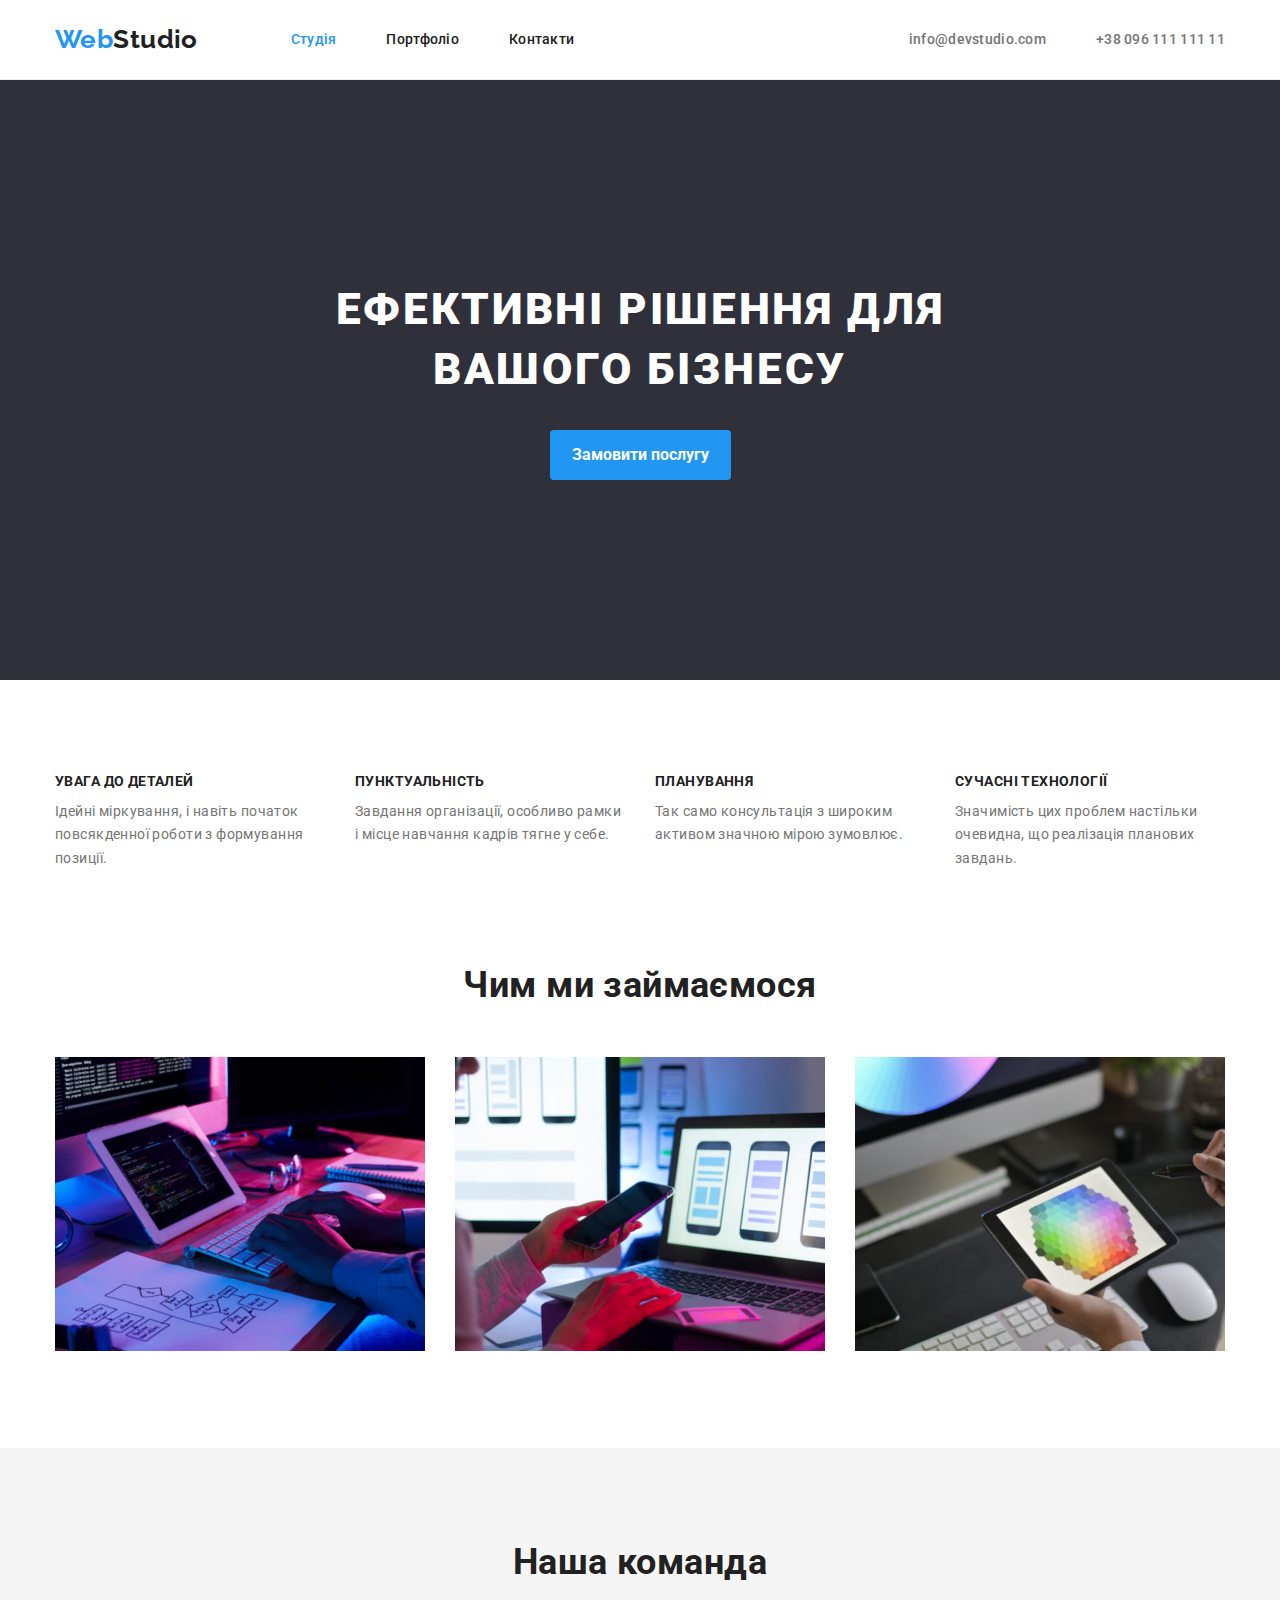
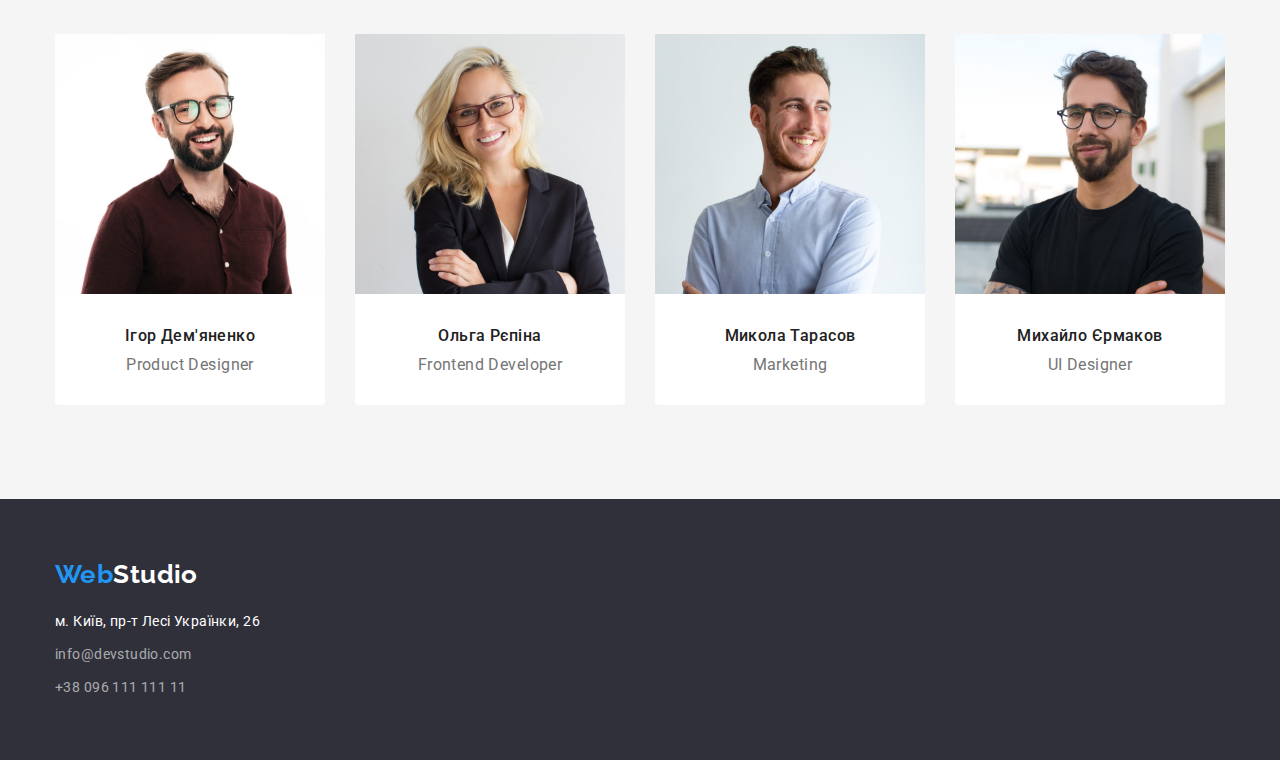
<file: index.html>
<!DOCTYPE html>
<html lang="uk">
  <head>
    <meta charset="UTF-8">
    <meta http-equiv="X-UA-Compatible" content="IE=edge">
    <meta name="viewport" content="width=device-width, initial-scale=1.0">
    <link rel="stylesheet" href="https://cdnjs.cloudflare.com/ajax/libs/modern-normalize/1.0.0/modern-normalize.min.css"/>
    <link rel="preconnect" href="https://fonts.googleapis.com">
    <link rel="preconnect" href="https://fonts.gstatic.com" crossorigin>
    <link href="https://fonts.googleapis.com/css2?family=Raleway:wght@700&family=Roboto:wght@400;500;700;900&display=swap" rel="stylesheet">
    <link rel="stylesheet" href="https://cdnjs.cloudflare.com/ajax/libs/modern-normalize/1.0.0/modern-normalize.min.css"/>
    <link rel="stylesheet" href="css/styles.css">
    <title>WebStudio</title>
  </head>
  <body>
<!-- header section -->
      <header class="page-header">  
        <div class="container">
          <nav class="main-nav">
            <!-- logo -->
                    <a href="./index.html" class="logo-style text-decoration-none">
                         <span class="current">Web</span>Studio
                    </a>
                    <ul class="site-nav list-style-none">
                        <li class="item">
                          <a href="./index.html" class="nav-link text-decoration-none current">Студія</a>
                        </li>
                        <li class="item">
                          <a href="./portfolio.html" class="nav-link text-decoration-none">Портфоліо</a>
                        </li>
                        <li class="item">
                          <a href="#" class="nav-link text-decoration-none">Контакти</a>
                        </li>
                    </ul>
            <!-- contact links -->
                    <ul class="contact-nav list-style-none">
                        <li class="item">
                          <a href="mailto:nfo@devstudio.com" class="contact-link text-decoration-none" >info@devstudio.com</a>
                        </li>
                        <li class="item">
                          <a href="tel:+3809611111111" class="contact-link text-decoration-none">+38 096 111 111 11</a>
                        </li>
                    </ul>
                  </nav>

        </div>
    <!-- main links -->
          
      </header>
<!-- main section -->
    <main class="page-main">
<!-- hero section-->
        <section class="hero">
          <div class="container">
              <h1 class="hero-title">
                  Ефективні рішення для <br> вашого бізнесу
              </h1>
        <!-- order button -->
              <button type="button" class="order-button">Замовити послугу</button>
          </div>
     
        </section>
<!-- benefits section-->
        <section class="benefits-section">
          <div class="container">
            <h2 class="hidden-content">Переваги</h2>
            <ul class="benefits list-style-none">
              <li class="item">
                <h3 class="benefits-title">Увага до деталей</h3>
                <p class="benefits-description">Ідейні міркування, і навіть початок повсякденної роботи з формування позиції.</p>
              </li>
              <li class="item">
                <h3 class="benefits-title">Пунктуальність</h3>
                <p class="benefits-description">Завдання організації, особливо рамки і місце навчання кадрів тягне у себе.</p>
              </li>
              <li class="item">
                <h3 class="benefits-title">Планування</h3>
                <p class="benefits-description">Так само консультація з широким активом значною мірою зумовлює.</p>
              </li>
              <li class="item">
                <h3 class="benefits-title">Сучасні технології</h3>
                <p class="benefits-description">Значимість цих проблем настільки очевидна, що реалізація планових завдань.</p>
              </li>
            </ul>
          </div>
        </section>
<!-- action section -->
        <section class="section">
          <div class="container">
            <h2 class="section-title">Чим ми займаємося</h2>
            <ul class="our-work list-style-none">
              <li class="item">
                  <img src="./images/activity1.jpg" width="370" height="294" alt="Програмування">
              </li>
              <li class="item">
                  <img src="./images/activity2.jpg" width="370" height="294" alt="UX-дезайн">
              </li>
              <li class="item">
                  <img src="./images/activity3.jpg" width="370" height="294" alt="UI-дезайн">
              </li>
            </ul>
          </div>          
        </section>
<!-- team section -->
       <section class="team section">
        <div class="container">
          <h2 class="section-title">Наша команда</h2>
          <ul class="team-members list-style-none">
              <li class="item">
                  <img src="./images/team1.jpg" width="270" height="260" alt="member of our team">
                  <h3 class="team-name">Ігор Дем'яненко</h3>
                  <p class="team-position">Product Designer</p>
              </li>
              <li class="item">
                  <img src="./images/team2.jpg" width="270" height="260" alt="member of our team">
                  <h3 class="team-name">Ольга Рєпіна</h3>
                  <p class="team-position">Frontend Developer</p>
              </li>
              <li class="item">
                  <img src="./images/team3.jpg" width="270" height="260" alt="member of our team">
                  <h3 class="team-name">Микола Тарасов</h3>
                  <p class="team-position">Marketing</p>
              </li>
              <li class="item">
                  <img src="./images/team4.jpg" width="270" height="260" alt="member of our team">
                  <h3 class="team-name">Михайло Єрмаков</h3>
                  <p class="team-position">UI Designer</p>
              </li>
          </ul>
        </div>          
       </section>
    </main>
<!-- footer section -->
    <footer  class="page-footer">
      <div class="container">
         <!-- logo -->
      <a href="./index.html" class="logo-style footer-logo text-decoration-none">
          <span class="current">Web</span>Studio
      </a>
      <!-- contacts  -->
      <address>
        <ul class="list-style-none">
            <li class="footer-links">
              <a href="#" class="adress text-decoration-none">м. Київ, пр-т Лесі Українки, 26</a>        
            </li>
            <li class="footer-links">
              <a href="mailto:info@devstudio.com" class="footer-contact text-decoration-none">info@devstudio.com</a>
            </li>
            <li class="footer-links">
              <a href="tel:+3809611111111" class="footer-contact text-decoration-none">+38 096 111 111 11</a>
            </li>
        </ul>
      </address>
      </div>     
    </footer>
  </body>
</html>
</file>
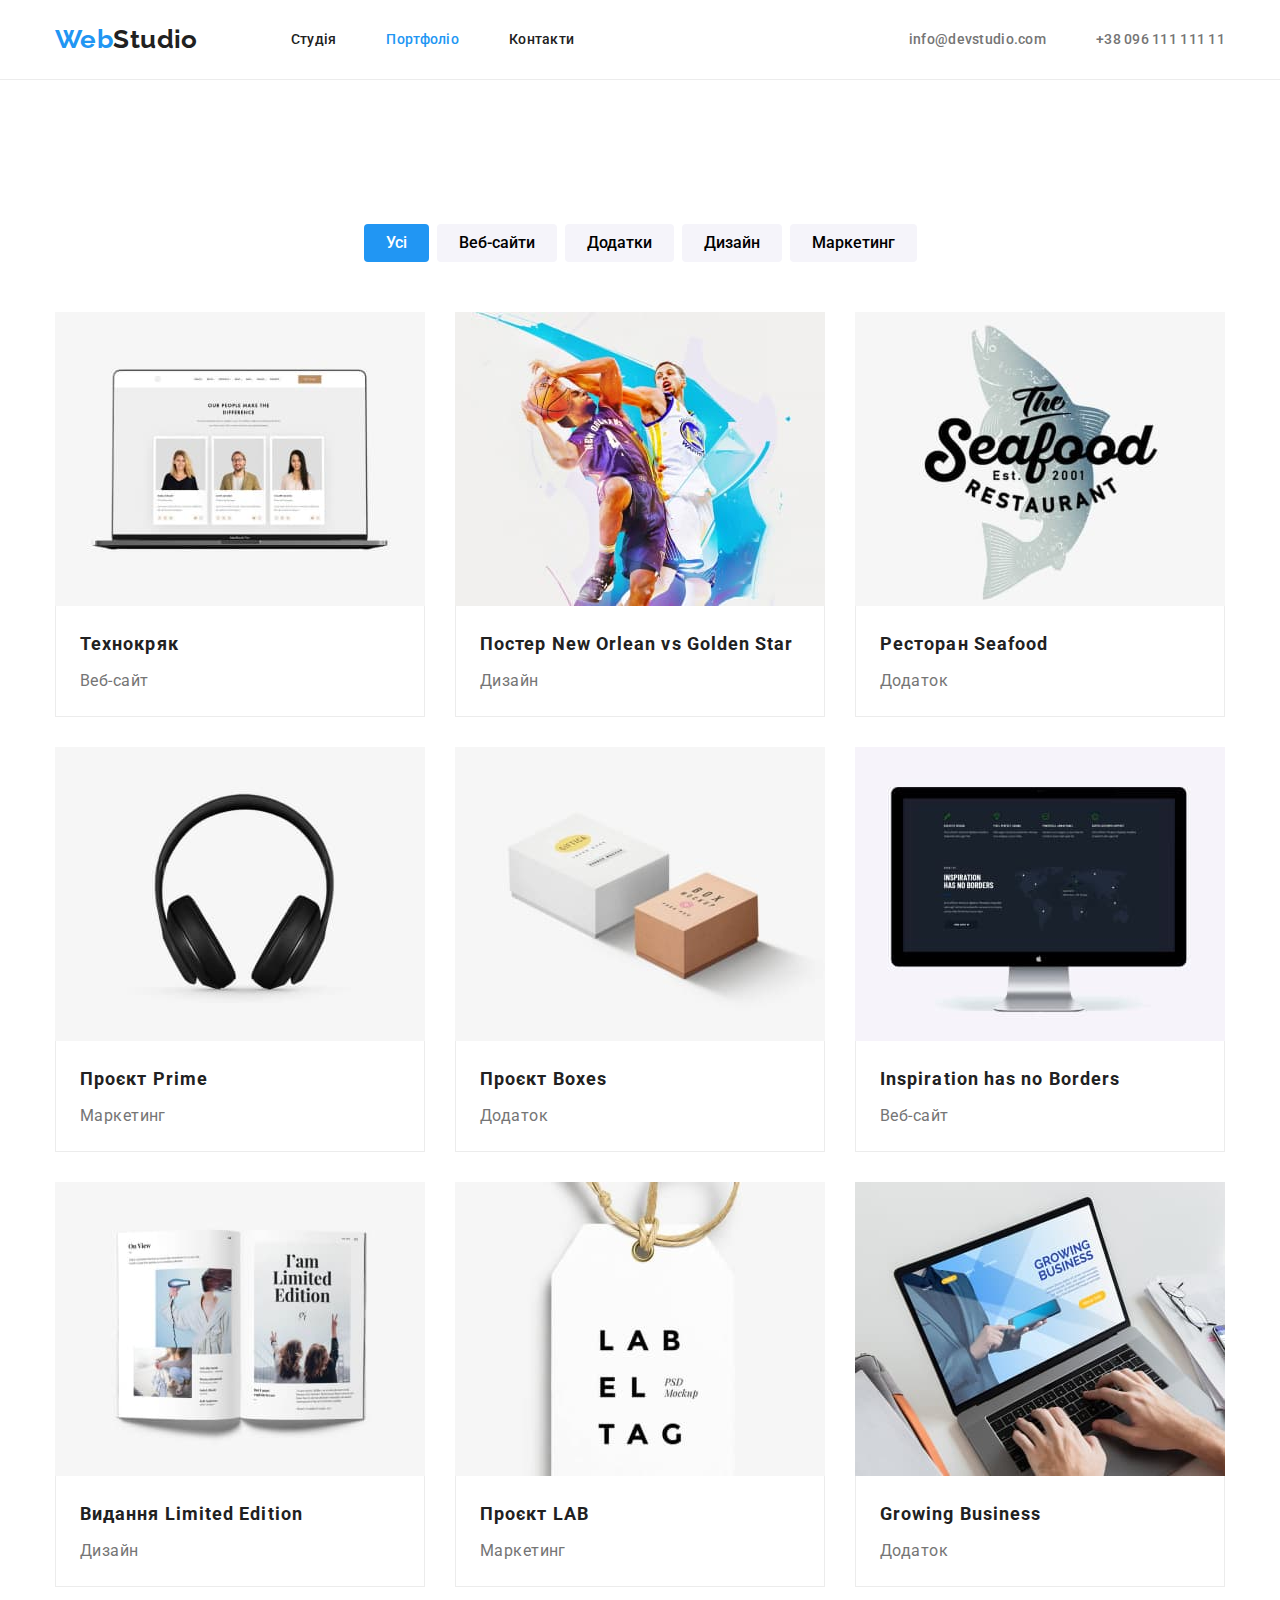
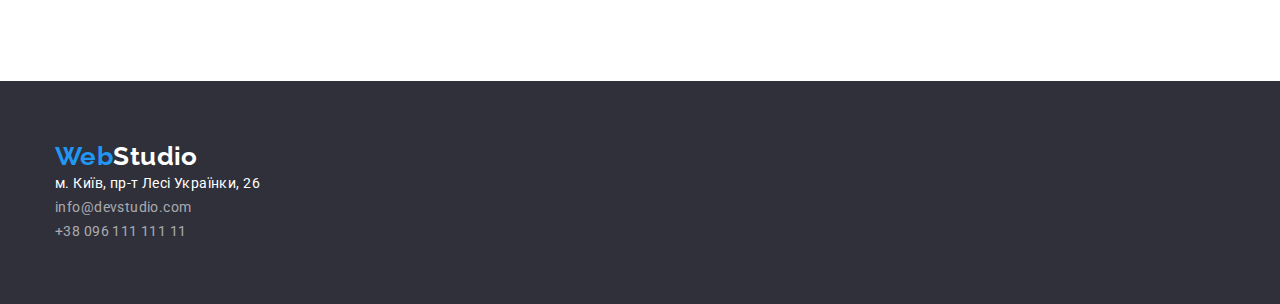
<file: portfolio.html>
<!DOCTYPE html>
<html lang="uk">
<head>
    <meta charset="UTF-8">
    <meta http-equiv="X-UA-Compatible" content="IE=edge">
    <meta name="viewport" content="width=device-width, initial-scale=1.0">
    <link rel="stylesheet" href="https://cdnjs.cloudflare.com/ajax/libs/modern-normalize/1.0.0/modern-normalize.min.css"/>
    <link rel="preconnect" href="https://fonts.googleapis.com">
    <link rel="preconnect" href="https://fonts.gstatic.com" crossorigin>
    <link href="https://fonts.googleapis.com/css2?family=Raleway:wght@700&family=Roboto:wght@400;500;700;900&display=swap" rel="stylesheet">
    <link rel="stylesheet" href="https://cdnjs.cloudflare.com/ajax/libs/modern-normalize/1.0.0/modern-normalize.min.css"/>
    <link rel="stylesheet" href="css/styles.css">
    <title>Portfolio</title>

</head>
<body>
<!-- header section -->
<header class="page-header">  
    <div class="container">
    <!-- main links -->
          <nav class="main-nav">
    <!-- logo -->
            <a href="./index.html" class="logo-style text-decoration-none">
                 <span class="current">Web</span>Studio
            </a>
            <ul class="site-nav list-style-none">
                <li class="item">
                  <a href="./index.html" class="nav-link text-decoration-none">Студія</a>
                </li>
                <li class="item">
                  <a href="./portfolio.html" class="nav-link text-decoration-none current">Портфоліо</a>
                </li>
                <li class="item">
                  <a href="" class="nav-link text-decoration-none">Контакти</a>
                </li>
            </ul>
    <!-- contact links -->
            <ul class="contact-nav list-style-none">
                <li class="item">
                  <a href="mailto:nfo@devstudio.com" class="contact-link text-decoration-none" >info@devstudio.com</a>
                </li>
                <li class="item">
                  <a href="tel:+3809611111111" class="contact-link text-decoration-none">+38 096 111 111 11</a>
                </li>
            </ul>
        </nav>
    </div>    
      </header>
<!-- main section -->
    <main class="page-main">
        <section class="section">
            <div class="container">
                <h1 class="hidden-content">Портфоліо</h1>
    <!-- filters -->
                <ul class="filter-section list-style-none">
                    <li class="item">
                        <button type="button" class="filter-button-style active">Усі</button>
                    </li>
                    <li class="item">
                        <button type="button" class="filter-button-style">Веб-сайти</button>
                    </li>
                    <li class="item">
                        <button type="button" class="filter-button-style">Додатки</button>
                    </li>
                    <li class="item">
                        <button type="button" class="filter-button-style">Дизайн</button>
                    </li>
                    <li class="item">
                        <button type="button" class="filter-button-style">Маркетинг</button>
                    </li>
                </ul>
    <!-- projects -->
                <ul class="section-projects list-style-none">                    
                    <li class="project">
                        <img src="./images/pf_001.jpg" class="img" width="370" height="294" alt="Веб-сайт">
                        <div class="project-bottom">
                            <h3 class="project-title">Технокряк</h3>
                            <p class="project-type">Веб-сайт</p>    
                        </div>                
                    </li>
                    <li class="project">
                        <img src="./images/pf_002.jpg" class="img" width="370" height="294" alt="Дизайн">
                        <div class="project-bottom">
                            <h3 class="project-title">Постер New Orlean vs Golden Star</h3>
                            <p class="project-type">Дизайн</p>     
                        </div>               
                    </li>
                    <li class="project">
                        <img src="./images/pf_003.jpg" class="img" width="370" height="294" alt="Додаток">
                        <div class="project-bottom">
                            <h3 class="project-title">Ресторан Seafood</h3>
                            <p class="project-type">Додаток</p>     
                        </div>               
                    </li>
                    <li class="project">
                        <img src="./images/pf_004.jpg" class="img" width="370" height="294" alt="Маркетинг">
                        <div class="project-bottom">
                            <h3 class="project-title">Проєкт Prime</h3>
                            <p class="project-type">Маркетинг</p>  
                        </div>                  
                    </li>
                    <li class="project">
                        <img src="./images/pf_005.jpg" class="img" width="370" height="294" alt="Додаток">
                        <div class="project-bottom">
                            <h3 class="project-title">Проєкт Boxes</h3>
                            <p class="project-type">Додаток</p>    
                        </div>                
                    </li>
                    <li class="project">
                        <img src="./images/pf_006.jpg" class="img" width="370" height="294" alt="Веб-сайт">
                        <div class="project-bottom">
                            <h3 class="project-title">Inspiration has no Borders</h3>
                            <p class="project-type">Веб-сайт</p>   
                        </div>                 
                    </li>
                    <li class="project">
                        <img src="./images/pf_007.jpg" class="img" width="370" height="294" alt="Дизайн">
                        <div class="project-bottom">
                            <h3 class="project-title">Видання Limited Edition</h3>
                            <p class="project-type">Дизайн</p>  
                        </div>                  
                    </li>
                    <li class="project">
                        <img src="./images/pf_008.jpg" class="img" width="370" height="294" alt="Маркетинг">
                        <div class="project-bottom">
                            <h3 class="project-title">Проєкт LAB</h3>
                            <p class="project-type">Маркетинг</p>
                        </div>                    
                    </li>
                    <li class="project">
                        <img src="./images/pf_009.jpg" class="img" width="370" height="294" alt="Додаток">
                        <div class="project-bottom">
                            <h3 class="project-title">Growing Business</h3>
                            <p class="project-type">Додаток</p>
                        </div>
                    </li>
                </ul>
            </div>
            
        </section>
    </main>
<!-- footer section -->
<footer  class="page-footer">
    <div class="container">
        <!-- logo -->
        <a href="./index.html" class="logo-style text-decoration-none">
            <span class="current">Web</span>Studio
        </a>
        <!-- contacts  -->
        <address>
        <ul class="list-style-none">
            <li>
                <a href="" class="adress text-decoration-none  footer-links">м. Київ, пр-т Лесі Українки, 26</a>        
            </li>
            <li>
                <a href="mailto:info@devstudio.com" class="footer-contact text-decoration-none  footer-links">info@devstudio.com</a>
            </li>
            <li>
                <a href="tel:+3809611111111" class="footer-contact text-decoration-none  footer-links">+38 096 111 111 11</a>
            </li>
        </ul>
        </address>
    </div>
    
  </footer>
</body>
</html>
</file>
<file: css/styles.css>
/* **************************************** */
/* all styles: index.html + portfolio.html  */

:root{
    /* -----colors palette */
    --main-font-color:#212121;
    --submain-font-color:#757575;
    --body-background-color:#FFFFFF;
    --section-background-color: #F5F5F5;
    --buttons-color:#F5F4FA;
    --accent-color:#2196F3;
    --contrast-sections-color:#2F303A;
    --contrast-text-color:#FFFFFF;
    --transparent-text-color:rgba(255, 255, 255, 0.6);
    --border-color: #ECECEC;
  }

body{
    font-family: 'Roboto','Raleway', sans-serif;
    background-color: var(--body-background-color);
    color: var(--main-font-color);
    font-size: 14px;
    letter-spacing: 0.03em;

}
h1,h2,h3,ul,p{
    margin: 0;
    padding: 0;
}
.container{
    width: 1200px;
    margin: 0 auto;
    
    padding-left: 15px;
    padding-right: 15px;
    
}
.section{
    padding-top: 94px;
    padding-bottom: 94px;
}

/*-----remove dots from lists */
.list-style-none{
    list-style: none;
}
/* -----hide h1, h2... */
.hidden-content{
    position: absolute; 
    width: 1px; 
    height: 1px; 
    margin: -1px; 
    border: 0; 
    padding: 0; 
    white-space: nowrap; 
    clip-path: inset(100%); 
    clip: rect(0 0 0 0); 
    overflow: hidden; 
}
/* -----remove lines under links */
.text-decoration-none{
    text-decoration: none;
}

/* -----logo style */
.logo-style{
    display: inline-block;
    font-family: 'Raleway';
    font-style: normal;
    font-weight: 700;
    font-size: 26px;
    line-height: 1.19;
    color:inherit;
}

.main-nav{
    display: flex;
    align-items: center;
}
.logo-studio-footer{
    color: var(--contrast-text-color);
}
.site-nav{
    display: flex;
    margin-left: 93px;
}
.site-nav .item + .item {
    margin-left: 50px;
}
.contact-nav{
    display: flex;
    margin-left: auto;
}
.contact-nav .item + .item{
    margin-left: 50px;
}


/*-----page header style */
.page-header{
    background-color: var(--body-background-color);
    border-bottom : 1px solid var(--border-color);
    padding-top: 24px;
    padding-bottom: 24px; 
}

.nav-link{
    color: inherit;
    font-weight: 500;
    line-height: 1.14;
    letter-spacing: 0.02em;
}
.contact-link{
    color: var(--submain-font-color);
    font-weight: 500;
    line-height: 1.14;
    letter-spacing: 0.02em;
}



/*-----page-main style*/
.page-main{
    background-color: var(--body-background-color);
}


/*-----page-footer style*/
.page-footer{
    background-color: var(--contrast-sections-color);
    color: var(--contrast-text-color);
    padding-top: 60px;
    padding-bottom: 60px;
}
.footer-logo{
    margin-bottom: 20px;
}
.footer-contact{
    font-style: normal; /* italic off */
    line-height: 1.71;
    color: var(--transparent-text-color);
    
}
.adress{
    font-style: normal; /* italic off */
    line-height: 1.71;
    color: inherit; 
    /* margin-top: 20px; */
} 
.footer-links{
    /* display: block; */
    margin-bottom: 9px;
}
.footer-links:last-child{
    margin-bottom: 0;
}

.nav-link:hover,
.nav-link:focus,
.contact-link:hover,
.contact-link:focus,
.footer-contact:hover,
.footer-contact:focus{
    color: var(--accent-color);
}

/* ***************** */
/* index.html styles */

.hero{
    background-color: var(--contrast-sections-color);
    text-align: center;
    padding-top: 200px;
    padding-bottom: 200px; 
}
.hero-title{
    font-weight: 900;
    font-size: 44px;
    line-height: 1.36;
    letter-spacing: 0.06em;
    text-transform: uppercase;
    color: var(--contrast-text-color);
    margin-bottom: 30px;
}
.order-button{
    border-style: none;
    background-color: var(--accent-color);
    height: 50px;
    border-radius: 4px;

    font-weight: 700;
    font-size: 16px;
    line-height: 2.38;
    text-align: center;
    padding: 1px 22px;
    cursor: pointer;
    color: var(--contrast-text-color);
}
.benefits-section{
    padding-top: 94px;
    padding-bottom: 0px; 
}
.benefits{
    display: flex;
}
.benefits .item{
    width: 270px;
}
.benefits .item + .item{
    margin-left: 30px;
}
.benefits-title{
    line-height: 1.14;
    font-size: 14px;
    text-transform: uppercase;   
}
.benefits-description{
    line-height: 1.71;    
    color: var(--submain-font-color);
    margin-top: 10px;
    margin-bottom: 0px;
}
.our-work{
    display: flex;
}
.our-work .item + .item{
    margin-left: 30px;
}
.team{
    background-color: var(--section-background-color);
}
.team-members{
    display: flex;
}
.team-members .item{
    background-color: var(--body-background-color);
    width: 270px;
    border-bottom-right-radius: 4px;
    border-bottom-left-radius: 4px;
}
.team-members .item + .item{
    margin-left: 30px;
}
.team-name{
    font-weight: 500;
    font-size: 16px;
    line-height: 1.18;
    text-align: center;
    margin-top: 30px;
}
.team-position{
    font-size: 16px;
    line-height: 1.18;
    text-align: center;
    color: var(--submain-font-color);
    margin-top: 10px;
    margin-bottom: 30px;
}
.section-title{
    font-size: 36px;
    line-height: 1.16;
    text-align: center;
    margin-bottom: 50px;
}


/* ********************* */
/* portfolio.html styles */
.filter-section{
    padding-top: 50px;
    padding-bottom: 50px;
    display: flex;
    justify-content: center;

}
.filter-section .item + .item{
    margin-left: 8px;
}
.filter-button-style{
    border-style: none;
    border-radius: 4px;
    background-color: var(--buttons-color);
    height: 38px;

    font-weight: 500;
    font-size: 16px;
    line-height: 1.62;
    text-align: center;
    padding: 1px 22px;
    font-style: inherit;
    cursor: pointer;
}
.filter-button-style:hover,
.filter-button-style:focus{
    background-color: var(--accent-color);
    color: var(--contrast-text-color);
}
.section-projects{
    display: flex;
    flex-wrap: wrap;
    gap: 30px;

}
.project{
    width: 370px;
}
.project-title{
    font-size: 18px;
    line-height: 2;
    letter-spacing: 0.06em;
    margin-bottom: 4px;

}
.project-type{
    font-size: 16px;
    line-height: 1.88;
    color: var(--submain-font-color);
    
}

.project-bottom{
    margin-top: 0;
    padding: 20px 24px 20px 24px;
    border-right: 1px solid var(--border-color);
    border-bottom: 1px solid var(--border-color);
    border-left: 1px solid var(--border-color);
}
.project .img{
    display: block;
}
.current{
    color: var(--accent-color);
}
.active{
    background-color: var(--accent-color);
    color: var(--contrast-text-color);
}
</file>
